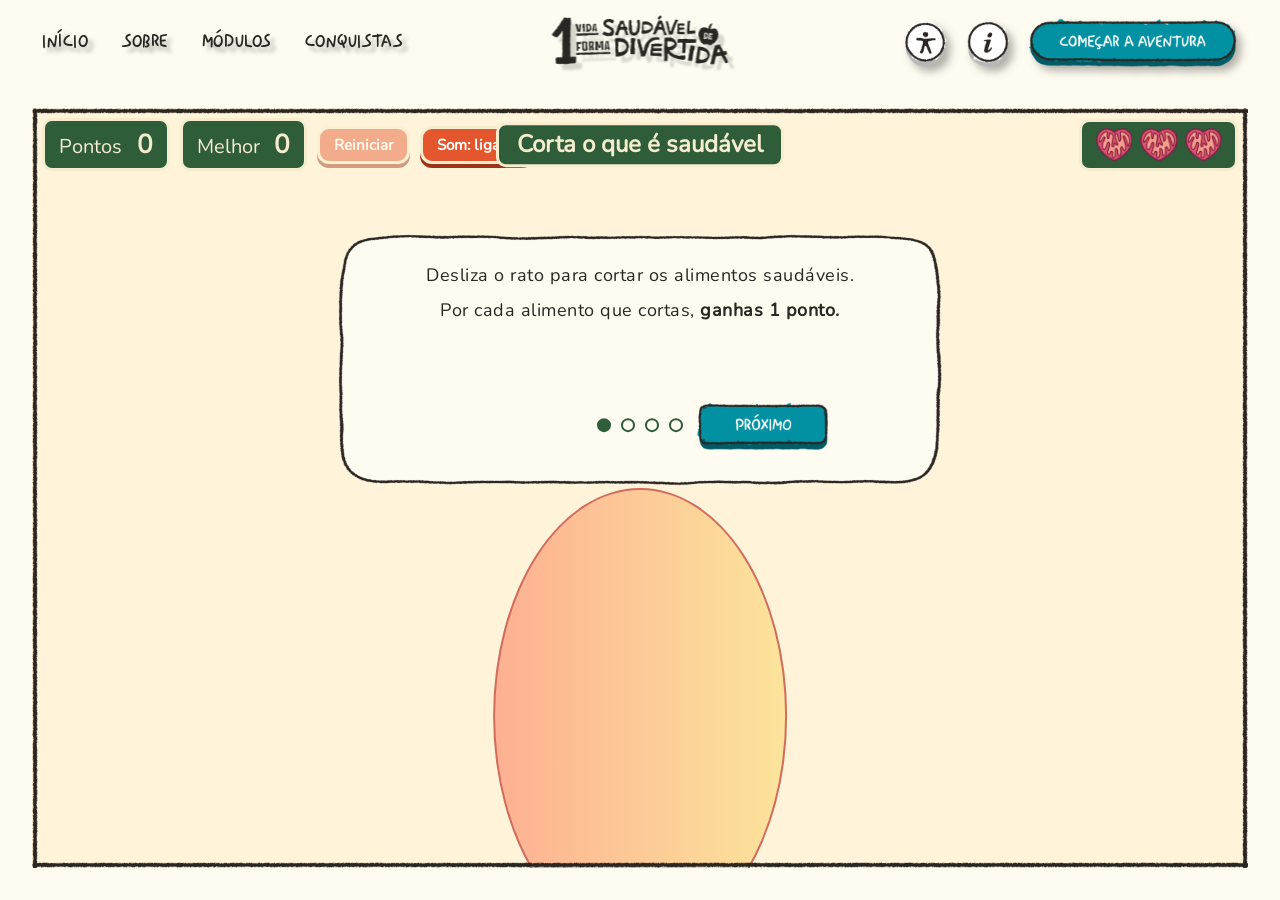
<file: modulo1.html>
<!DOCTYPE html>
<html lang="pt-PT">

<head>
  <meta charset="UTF-8">
  <meta name="viewport" content="width=device-width, initial-scale=1.0">
  <title>Alimentação – Corta o que é saudável</title>

  <!-- Mesmos estilos base / navbar do index.html -->
  <link rel="stylesheet" href="css/base.css">
  <link rel="stylesheet" href="css/layout.css">
  <link rel="stylesheet" href="css/header.css">
  <link rel="stylesheet" href="css/buttons.css">
  <link rel="stylesheet" href="css/footer.css">
  <link rel="stylesheet" href="css/responsive.css">
  <!-- Logo fixo (estado final do título do index.html) -->
  <link rel="stylesheet" href="css/title-image.css">
  <link rel="stylesheet" href="css/title-image-static.css">

  <!-- Moldura, contorno, HUD, painéis e botões (jb-*) partilhados com o outro mini-jogo -->
  <link rel="stylesheet" href="css/jogo-banco.css">
  <!-- Estilos próprios deste jogo (jf-*) -->
  <link rel="stylesheet" href="css/jogo-fruta.css">
</head>

<body>

  <!-- LOGO — mesmo elemento do index.html, já fixo no estado final -->
  <div class="site-title-image site-title-image--static">
    <img src="pics/titleHero.png" alt="" class="site-title-image__base" aria-hidden="true">
    <img src="pics/logoNegativo.png" alt="1 vida saudável de forma divertida" class="site-title-image__logo">
  </div>

  <!-- NAVBAR — igual à do index.html (apenas o item ativo e os links mudam) -->
  <header class="site-header" id="siteHeader">
    <div class="site-header__inner">
      <nav class="site-nav" aria-label="Navegação principal">
        <a href="index.html">Inîcio</a>
        <a href="index.html#sobre">Sobre</a>
        <a href="index.html#modulos">Môdulos</a>
        <a href="index.html#conquistas">Conquistas</a>
      </nav>
      <div class="site-header__actions">
        <a href="#" class="btn btn--image">
          <img src="pics/btnAcessibilidade.png" alt="Acessibilidade">
        </a>
        <a href="#" class="btn btn--image">
          <img src="pics/btnInfo.png" alt="Info">
        </a>
        <a href="#jogo" class="btn btn--image btn--comecar">
          <img src="pics/btnComecarNav.png" alt="Começar a aventura">
        </a>
      </div>
    </div>
  </header>

  <!-- MINI-JOGO: Alimentação -->
  <main class="jb-page" id="jogo">
    <div class="jb-wrap">
      <div class="jb-frame">
        <!-- data-screen: "start" | "playing" | "end" controla que painel está visível -->
        <div id="stage" class="jb-stage" data-screen="start" data-scene="tutorial">

          <div class="jf-bg" aria-hidden="true"></div>

          <!-- Fundo do tutorial: creme (atrás do balão) -->
          <div class="jf-intro" aria-hidden="true"></div>

          <!-- Portal (elipse): num plano à frente do balão do tutorial. Ao carregar em "Começar" expande-se até deixar de se ver.
               A mitocôndria que está lá dentro vê-se enquanto o portal cresce, cortada pela elipse. -->
          <div class="jf-portal" aria-hidden="true">
            <div class="jf-ellipse"><img class="jf-mito jf-mito--portal" src="pics/jogo-fruta/mitocondria.png" alt="" draggable="false"></div>
          </div>

          <!-- Mitocôndria (pics/jogo-fruta/mitocondria.png), a 30% do topo. Está em DOIS sítios, na mesma posição:
               1) dentro da elipse do portal (ver acima): vê-se enquanto o portal cresce, cortada pela elipse;
               2) aqui, por baixo do portal: aparece quando o portal desvanece e fica durante o jogo. -->
          <img id="jf-mito" class="jf-mito" src="pics/jogo-fruta/mitocondria.png" alt="" aria-hidden="true" draggable="false">
          <!-- Libertação de energia (anel + faíscas), desenhada pelo JavaScript quando se corta um alimento saudável -->
          <div id="jf-energy" class="jf-energy" aria-hidden="true"></div>

          <!-- Onde o JavaScript desenha os alimentos, o rasto da lâmina, etc. -->
          <canvas id="jf-canvas" class="jf-canvas" aria-label="Zona de jogo: desliza para cortar os alimentos"></canvas>
          <div id="flash" class="jf-flash" aria-hidden="true"></div>

          <!-- INTERFACE -->
          <div class="jb-hud">
            <div id="score-box" class="jb-sign">Pontos <strong id="score">0</strong></div>
            <div class="jb-sign">Melhor <strong id="best">0</strong></div>
            <button id="restart-btn" class="jb-btn jb-btn-small" type="button" disabled>Reiniciar</button>
            <button id="sound-btn" class="jb-btn jb-btn-small" type="button" aria-pressed="true">Som: ligado</button>
            <!-- Título: sempre visível, na barra de cima (mesma posição do jogo do banco) -->
            <h1 class="jb-tut-title"><span class="jf-title-text">Corta o que é saudável</span></h1>
            <div id="lives" class="jb-sign jf-lives" aria-label="Vidas"></div>
          </div>

          <!-- TUTORIAL: um slide de cada vez (a lógica está em jogo-fruta.js) -->
          <div id="start-panel" class="jb-tut-wrap">
            <section class="jb-tut-card" aria-label="Como jogar">
              <div id="tut-slides" class="jb-slides" aria-live="polite">
                <article class="jb-slide is-active">
                  <p>Desliza o rato para cortar os alimentos saudáveis.</p>
                  <p>Por cada alimento que cortas, <strong>ganhas 1 ponto.</strong></p>
                </article>
                <article class="jb-slide">
                  <p>Se deixares cair algum alimento saudável sem o cortares, <strong>perdes 1 ponto.</strong></p>
                </article>
                <article class="jb-slide">
                  <p><strong>Atenção!</strong></p>
                  <p>Se cortares comida menos saudável, como o hambúrguer, <strong>perdes 1 vida.</strong> Tens 3 vidas: acabando as vidas, o jogo termina.</p>
                </article>
                <article class="jb-slide">
                  <p>Corta o máximo de alimentos saudáveis e foge da comida pouco saudável. <strong>Estás preparado?</strong></p>
                </article>
              </div>

              <!-- Navegação: Anterior | pontos | Próximo (no último slide, "Começar" ocupa o lugar do Próximo) -->
              <div class="jb-tut-nav">
                <button id="tut-prev" class="jb-img-btn" type="button" aria-label="Slide anterior">
                  <img src="pics/jogo-banco/btnAnterior.png" alt="Anterior">
                </button>
                <div id="tut-dots" class="jb-dots" role="group" aria-label="Slides do tutorial"></div>
                <button id="tut-next" class="jb-img-btn" type="button" aria-label="Slide seguinte">
                  <img src="pics/jogo-banco/btnProximo.png" alt="Próximo">
                </button>
                <button id="start-btn" class="jb-img-btn" type="button" aria-label="Começar" hidden>
                  <img src="pics/jogo-banco/btnComecarGame.png" alt="Começar">
                </button>
              </div>
            </section>
          </div>

          <!-- FIM DE JOGO: mesmo balão do tutorial -->
          <div id="end-panel" class="jb-tut-wrap">
            <section class="jb-tut-card" aria-labelledby="end-quip">
              <div class="jb-end">
                <p class="jb-final"><span id="end-quip"></span> Cortaste <strong><span id="end-score">0</span> <span id="end-score-unit">alimentos saudáveis</span>!</strong></p>
                <p>A tua melhor pontuação foi <strong><span id="end-best">0</span> <span id="end-best-unit">pontos</span>.</strong><br><span id="end-note"></span></p>
              </div>
              <div class="jb-end-nav">
                <button id="again-btn" class="jb-img-btn" type="button" aria-label="Jogar outra vez">
                  <img src="pics/jogo-banco/btnJogar.png" alt="Jogar outra vez">
                </button>
              </div>
            </section>
          </div>
        </div>
        <!-- Contorno (pics/jogo-banco/stroke.png) -->
        <span class="jb-edge jb-edge-t"></span><span class="jb-edge jb-edge-b"></span>
        <span class="jb-edge jb-edge-l"><i></i></span><span class="jb-edge jb-edge-r"><i></i></span>
      </div><!-- /jb-frame -->
    </div>
  </main>

  <script src="js/jogo-fruta.js"></script>
</body>

</html>
</file>
<file: css/base.css>
@font-face {
  font-family: "HeadingFont";
  src: url("../fonts/Ugly-Dave.ttf") format("truetype");
  font-weight: 700;
  font-style: normal;
  font-display: swap;
}

@font-face {
  font-family: 'Nunito';
  src: url('../fonts/Nunito-Regular.ttf') format('truetype');
  font-weight: 400;
  font-style: normal;
}

@font-face {
  font-family: 'Superbusy';
  src: url('../fonts/Superbusy_Activity_Text.ttf') format('truetype');
  font-weight: 400;
  font-style: normal;
  font-display: swap;
}

/* ===========================================================
   TOKENS
=========================================================== */
:root {
  --cream: #f4efe1;
  --cyan: #1d9aaf;
  --cyan-dark: #178da4;
  --green-dark: #2F4230;
  --green: #77a66a;
  --green-light: #b2d99a;
  --bg-width: 0px;
  --black: #2a2623;

  --shadow-strong: 0 14px 30px rgba(31, 58, 61, 0.22);

  --font-hand: "HeadingFont", "Patrick Hand", cursive;
  --font-body: 'Nunito', sans-serif;

  /* Orbit tuning — adjust these two to change the running
     character's path around the globe. Radius scales with
     viewport height so it stays proportional on any screen. */

  --orbit-radius: calc(3500 / 730 * 100vh);

  --m-obesidade: #d8eccb;
  /* reuses the brand cyan */
  --m-alimentacao: #39352d;
  --m-atividade: #f5e6c8;
  --m-bemestar: #ebf5f7;

  /* One dot color per module, kept separate from the --m-* accents
     above so the list-bullet color can be tuned per module without
     touching the title/text color. Change these four to whatever you
     want each module's dots to be. */
  --dot-obesidade: #006044;
  --dot-alimentacao: #a8882e;
  --dot-atividade: #701825;
  --dot-bemestar: #343a5a;

  --header-h: 85px;
  --title-scale: 1;
  --title-top: 80;
  --title-logo-opacity: 0;
}
</file>
<file: css/layout.css>
/* ===========================================================
   SWIPE PANELS
   Turns the six homepage sections into full-screen panels driven
   by GSAP's ScrollTrigger.observe() instead of normal page scroll
   — see js/swipe-panels.js. Adapted from the swipe-panels.html
   reference: every transition here moves on the Y axis only (no
   horizontal pairs), to match the vertical-only navigation used
   everywhere else on the site.

   overflow-y: auto is a placeholder safety net, not a real fix —
   a panel taller than the viewport is technically reachable by
   scrolling inside it, but the page-level wheel listener that
   swipes between panels intercepts the same wheel events first,
   so in practice that inner scroll doesn't get a chance to run.
   Módulos and Família (+ footer) are the two panels this affects.
=========================================================== */
.swipe-section {
  position: relative;
  height: 100vh;
  height: 100svh;
  width: 100%;
  overflow: visible;
}

.swipe-section .section {
  position: absolute;
  top: 0;
  left: 0;
  width: 100%;
  height: 100%;
  overflow-y: auto;
  scrollbar-width: none;
  -ms-overflow-style: none;
}

.swipe-section .section::-webkit-scrollbar {
  display: none;
}

/* ===========================================================
   RESET / BASE
=========================================================== */
* {
  margin: 0;
  padding: 0;
  box-sizing: border-box;
}


/* turn.js computes each page's position/transform assuming the
   browser default (content-box). The global reset above breaks
   that math and makes pages vanish mid-flip, so the book and
   everything turn.js creates inside it opts back out. */
.sj-book,
.sj-book * {
  box-sizing: content-box;
}

html,
body {
  height: 100%;
}

strong {
  font-weight: 600;
}

/* Scroll stays fully functional — only the visible scrollbar UI is
   hidden, across engines (Firefox, IE/old Edge, WebKit/Chromium). */
html {
  scrollbar-width: none;
  -ms-overflow-style: none;
}

html::-webkit-scrollbar,
body::-webkit-scrollbar {
  display: none;
}

html {
  scroll-behavior: smooth;
  scroll-padding-top: var(--header-h);
}

@media (prefers-reduced-motion: reduce) {
  html {
    scroll-behavior: auto;
  }
}

body {
  font-family: var(--font-body);
  background: var(--cream);
  color: var(--black);
  position: relative;
  width: 100vw;
  min-height: 100vh;
}

@media (prefers-reduced-motion: reduce) {

  *,
  *::before,
  *::after {
    animation-duration: 0.001ms !important;
    animation-iteration-count: 1 !important;
    transition-duration: 0.001ms !important;
  }
}

/* ===========================================================
   HOMEPAGE
=========================================================== */

#homepage {
  overflow-x: clip;
}


.section__inner {
  margin: 0 auto;
  width: 100%;
  min-width: 0;
}

.eyebrow {
  font-family: var(--font-hand);
  font-weight: 700;
  font-size: clamp(12px, 1.4vw, 24px);
  letter-spacing: 0.5px;
  line-height: 1.1;
  text-transform: uppercase;
  color: var(--black);
  margin-bottom: 15px;
}

.section__title {
  font-family: var(--font-hand);
  font-weight: 700;
  font-size: clamp(30px, 5vw, 52px);
  line-height: 1.1;
  text-align: center;
  text-transform: uppercase;
  letter-spacing: 0.5px;
  margin-bottom: 20px;
}

.familia__content .section__title{
  text-align:left;
}

.section__lead {
  font-family: var(--font-body);
  font-weight: 400;
  font-size: clamp(16px, 1.8vw, 20px);
  line-height: 1.4;
  color: var(--green);
  max-width: 62ch;
  margin-bottom: 30px;

}

.section__note {
  font-family: var(--font-body);
  font-weight: 400;
  font-size: 14px;
  color: var(--cyan-dark);
  margin-top: 28px;
}

/* -- shared section shell -- */
.section {
  min-height: 100vh;
  min-height: 100svh;
  display: flex;
  align-items: flex-start;
  position: relative;
}

.section--statement {
  align-items: center;
}

.section--sobre .section__title,
.section--modulos .section__title,
.section--conquistas .section__title {
  color: var(--green);
}

/* PERF: panels only get their own compositor layer while they are moving
   (classes toggled by markMoving() in js/swipe/panels.js). Keeping all six
   full-screen panels + their filtered backgrounds promoted at all times would
   cost a lot of GPU memory; promoting them just for the 0.75s swipe avoids
   re-rasterising them on every frame of the slide / filter crossfade. */
.swipe-section .section.is-animating {
  will-change: transform;
}

.swipe-section .section.is-animating .section__bg::before {
  will-change: filter;
}
</file>
<file: css/header.css>
/* -- header -- */
.site-header {
  position: fixed;
  top: 0;
  left: 0;
  right: 0;
  height: var(--header-h);
  z-index: 20;


  border-bottom: 2.5px solid transparent;
  /* transform: same duration/curve as the panel swipe in swipe-panels.js
     (0.75s power2.inOut), so the header leaves/returns in step with it. */
  transition: border-color 0.3s ease, box-shadow 0.3s ease,
    transform 0.75s cubic-bezier(0.455, 0.03, 0.515, 0.955),
    visibility 0s linear 0s;
}

/* Hidden while the Famílias panel is showing (toggled by swipe-panels.js).
   --hide-y (px) is set by swipe-panels.js: it's the distance needed to
   clear both the header and the title image, shared by the two so they
   travel identically. visibility flips only after the
   slide finishes, so the links leave the tab order without cutting the
   animation short; on the way back it flips instantly (delay 0s above). */
.site-header.is-hidden {
  transform: translateY(calc(-1 * var(--hide-y, 109px)));
  visibility: hidden;
  transition: border-color 0.3s ease, box-shadow 0.3s ease,
    transform 0.75s cubic-bezier(0.455, 0.03, 0.515, 0.955),
    visibility 0s linear 0.75s;
}

.site-header.is-scrolled {
  border-bottom-color: var(--black);
  box-shadow: 0 6px 18px rgba(31, 58, 61, 0.12);
}

.site-header__inner {
  height: 100%;
}

/* Footer row uses the exact same flex layout as the header's inner
   row: logo left, nav, buttons right. */
.site-header__inner,
.site-footer__row {
  margin: 0 auto;
  display: flex;
  align-items: center;
  justify-content: space-between;
  padding: 0px 40px 0px 40px;
  gap: 24px;
}

.site-header__actions,
.site-footer__actions {
  display: flex;
  align-items: center;
  justify-content: flex-end;
  gap: 14px;
}

/* Same drop shadow as the title image and nav links, scoped to the
   header's own buttons (not .btn generally — the hero/familia CTAs
   keep their plain look). Alpha bumped up from the title image's
   #00000027 (~15%) since these buttons sit against the header, where
   that low an opacity was basically invisible. */
.site-header__actions .btn img,
.site-footer__actions .btn img {
  filter: drop-shadow(#0000004f 5px 5px 4px);
  transition: filter 0.25s ease;
}

.site-header__actions .btn:hover img,
.site-footer__actions .btn:hover img {
  filter: drop-shadow(#0000004f 5px 5px 4px) brightness(1.15) saturate(1.06);
}

.logo {
  display: inline-flex;
  align-items: center;
  white-space: nowrap;
}

.logo img {
  height: 36px;
  width: auto;
  display: block;
}

.site-nav,
.site-footer__nav {
  display: flex;
  gap: clamp(14px, 2.4vw, 30px);
  flex-wrap: wrap;
  justify-content: flex-start;
}

.site-nav a,
.site-footer__nav a,
.site-footer__tagline {
  font-family: 'Superbusy', var(--font-body);
  font-weight: 400;
  font-size: 18px;
  text-transform: uppercase;
  letter-spacing: 0.03em;
  color: #ffffff;
  text-decoration: none;
  position: relative;
  padding: 4px 2px;
  /* Same drop shadow as the persistent title image (.site-title-image
     img), scoped here to the nav links/buttons only. Alpha bumped up
     from the title image's #00000027 (~15%) — against the header
     that was basically invisible. */
  text-shadow: 5px 5px 4px rgba(0, 0, 0, 0.3);
}

/* Footer plain-text lines share the nav typography above but aren't links. */
.site-footer__copy,
.site-footer__tagline {
  padding: 0;
}

.site-nav a::after,
.site-footer__nav a::after {
  content: "";
  position: absolute;
  left: 0;
  right: 100%;
  bottom: -2px;
  height: 3px;
  border-radius: 2px;
  background: var(--cyan);
  transition: right 0.25s ease;
  /* Same shadow as the nav link text above it (.site-nav a text-shadow) — ::after has no text, so box-shadow stands in. */
  box-shadow: 5px 5px 4px rgba(0, 0, 0, 0.3);
}

.site-nav a:hover::after,
.site-nav a.is-active::after,
.site-footer__nav a:hover::after {
  right: 0;
}

.site-nav a.is-active {
  color: var(--cyan);
}


.section:not(.section--hero):not(.section--statement) {
  padding: 85px 60px 0px 60px;
}

@media (max-width: 900px) {
  .section:not(.section--hero):not(.section--statement) {
    padding: 75px 32px 48px;
  }
}

@media (max-width: 640px) {
  .section:not(.section--hero):not(.section--statement) {
    padding: 65px 20px 40px;
  }
}
</file>
<file: css/buttons.css>
/* -- buttons -- */
.btn {
  font-family: var(--font-hand);
  font-size: clamp(17px, 2vw, 20px);
  text-transform: uppercase;
  letter-spacing: 0.5px;
  text-decoration: none;
  display: inline-flex;
  align-items: center;
  justify-content: center;
  padding: 14px 34px;
  border-radius: 999px;
  border: 3px solid var(--black);
  transition: transform 0.2s ease, box-shadow 0.2s ease;
}

.btn:hover {
  transform: translateY(-5px);
}

.btn:focus-visible {
  outline: 3px solid var(--cyan-dark);
  outline-offset: 3px;
}

.btn--primary {
  background: var(--cyan);
  color: var(--cream);
}

.btn--ghost {
  background: transparent;
  color: var(--black);
  border-color: var(--black);
}

.btn--small {
  font-size: 14px;
  padding: 8px 20px;
  border-width: 2px;
}

/* Image buttons (Entrar, Registar, Começar a aventura): the image itself
   is the whole button, so the pill background/border/padding from .btn
   is stripped here and only sizing + the shared hover lift stay. Swap
   the placeholder file names below for the real assets when ready. */
.btn--image {
  padding: 0;
  border: none;
  background: none;
  border-radius: 0;
}

.btn--image img {
  display: block;
  height: 50px;
  width: auto;
}

.site-header__actions .btn--image,
.site-footer__actions .btn--image {
  box-shadow: none;
}

.hero__actions .btn--image img {
  height: 65px;
   transition: transform 0.25s ease, filter 0.25s ease, opacity 0.2s ease;
  filter: drop-shadow(#00000027 15px 10px 4px);
}

.hero__actions .btn--image:hover img{
  filter: drop-shadow(#00000027 15px 10px 4px) brightness(1.15) saturate(1.06)
}
</file>
<file: css/footer.css>
/* -- footer -- */
.site-footer {
  color: var(--cream);
  padding: 48px 0 28px;
}

.site-footer__inner {
  margin: 0 auto;
  text-align: center;
  display: flex;
  flex-direction: column;
  align-items: center;
  gap: 16px;
}

/* Layout comes from the shared rule with .site-header__inner above;
   only the width is footer-specific (its parent is a centred column,
   so without this the row would shrink to its content). */
.site-footer__row {
  width: 100%;
}

.logo--footer {
  color: var(--cream);
}

.logo--footer img {
  height: 48px;
  width: auto;
  /* Same shadow as the nav text (drop-shadow follows the PNG outline). */
  filter: drop-shadow(5px 5px 4px rgba(0, 0, 0, 0.3));
}

.logo--footer span {
  color: var(--cyan);
}

/* Three <p> in one row, evenly spaced. Font, size, colour and shadow all
   come from the shared .site-footer__copy rule above (the <p>s inherit
   them, so they can never drift apart, including in the mobile query). */
.site-footer__copy {
  font-family: 'Superbusy', var(--font-body);
  font-weight: 400;
  font-size: 14px;
  text-transform: uppercase;
  letter-spacing: 0.03em;
  color: #ffffff;
  padding: 0 40px;
  text-shadow: 5px 5px 4px rgba(0, 0, 0, 0.3);
  width: 100%;
  display: flex;
  justify-content: space-between;
  align-items: center;
  gap: 16px;
}

.site-footer__copy p {
  margin: 0;
  font: inherit;
  letter-spacing: inherit;
  text-transform: inherit;
  text-shadow: inherit;
  color: inherit;
}

@media (max-width: 640px) {
  .site-footer__copy {
    flex-direction: column;
    gap: 6px;
  }
}
</file>
<file: css/responsive.css>
/* -- homepage responsive -- */
@media (max-width: 900px) {
  .module-trail {
    flex-wrap: wrap;
    margin: 40px 24px 0;
    gap: 28px;
  }

  .module-trail>.flip-nav--prev {
    left: calc(-34px - 24px);
  }

  .module-trail>.flip-nav--next {
    right: calc(-34px - 24px);
  }

  .module-card {
    flex-basis: calc(50% - 14px);
  }

  .module-trail::before {
    display: none;
  }

  /* Expanded state stacks instead of sitting side-by-side once the
     viewport's too narrow for a left card + right text column. */
  .section--modulos.is-modules-expanded .module-trail {
    flex-direction: column;
    flex-wrap: nowrap;
  }

  .section--modulos.is-modules-expanded .module-card.is-expanded {
    flex-basis: auto;
    width: 100%;
    height: min(55vh, var(--modulos-expanded-height, 420px));
  }

  .section--modulos.is-modules-expanded .module-detail {
    flex-basis: auto;
    width: 100%;
    height: auto;
    padding: 4px 4px;
  }

  .bubble-grid {
    grid-template-columns: 1fr;
  }

  .hero__globe {
    opacity: 0.35;
  }

  .section--modulos .section__intro,
  .section--conquistas .section__intro {
    grid-template-columns: 1fr;
    gap: 20px;
  }

  .section--modulos .section__title,
  .section--conquistas .section__title {
    text-align: center;
  }

  .site-header__inner,
  .site-footer__row {
    padding: 0 20px;
  }
}

@media (max-width: 640px) {
  .site-nav,
  .site-footer__nav {
    gap: 12px;
  }

  .site-nav a,
  .site-footer__nav a,
  .site-footer__tagline {
    font-size: 13px;
  }

  .module-trail {
    margin: 32px 16px 0;
  }

  .module-trail>.flip-nav--prev {
    left: calc(-34px - 16px);
  }

  .module-trail>.flip-nav--next {
    right: calc(-34px - 16px);
  }

  .module-card {
    flex-basis: 100%;
  }

  .hero__content {
    margin-top: clamp(110px, 32vh, 180px);
  }

  .hero__inner {
    text-align: center;
    margin: 0 auto;
  }

  .hero__actions {
    justify-content: center;
  }

  .hero__lead {
    margin-left: auto;
    margin-right: auto;
  }

  .badge-row {
    gap: 16px;
  }

  .badge {
    flex: 1 1 140px;
    padding: 20px 14px;
  }
}
</file>
<file: css/title-image.css>
/* ===========================================================
   PERSISTENT TITLE IMAGE
   Sits outside .swipe-section entirely (see index.html) so the
   per-panel swipe animation — which animates opacity/transform on
   each .section — never touches it. Fixed to the viewport and
   layered above the header and every section, it stays visible
   the same way across all six panels.
=========================================================== */
.site-title-image {
  position: fixed;
  top: 0;
  left: 50%;
  /* Both the slide-up and the scale-down now live in one `transform`
     (translate + scale) instead of animating `top`. `top` is a layout
     property — the browser has to reflow on every step of the swipe
     to recompute it. `transform` is compositor-only, so the browser
     can animate it on its own thread with no reflow/repaint, which is
     what actually matters for lag here since this fires on every
     IntersectionObserver step while swiping.
     --title-top is a unitless px number kept in sync with --title-scale
     by initTitleImageScale() in script.js: 80 (== --header-h) at full
     size, sliding to 20 by the time it's locked at MIN_SCALE. */
  transform: translate(-50%, calc(var(--title-top, 80) * 1px)) scale(var(--title-scale, 1));
  transform-origin: top center;
  z-index: 25;
  pointer-events: none;
  padding-top: 0;
  /* Hints the browser to promote this to its own compositor layer
     up front, rather than doing it the first time it starts moving. */
  will-change: transform;
  /* Hidden until the homepage is revealed (entrance below). */
  opacity: 0;
  /* Individual `translate` property, stacked on top of the `transform`
     above (which the swipe drives through --title-top/--title-scale).
     Keeping the hide movement separate lets it use its own, slower
     transition without touching the 0.15s one on `transform`. */
  transition: transform 0.15s ease-out,
    translate 0.75s cubic-bezier(0.455, 0.03, 0.515, 0.955);
}

/* Slides up out of view together with the header while the Famílias
   panel is showing (toggled by swipe-panels.js). Same duration, same
   curve and — via the shared --hide-y — the exact same distance as
   .site-header.is-hidden, so the two move as one. */
.site-title-image.is-hidden {
  translate: 0 calc(-1 * var(--hide-y, 109px));
}

/* Posto por title-image.js só ao chegar de uma página de módulo (index.html#modulos): sem transições, para o logo
   já aparecer na escala/posição/opacidade finais em vez de as animar a partir do estado do hero. */
.site-title-image.is-instant,
.site-title-image.is-instant * {
  transition: none !important;
}

/* Entrance after loading — same fade and same scale-down, with the same
   timing and curve, as .hero__ground (see heroGroundFade/heroGroundRise).
   The fade goes on the wrapper (its own opacity is unused elsewhere);
   the scale goes on the images through the individual `scale` property,
   so it never touches the wrapper's `transform` (driven by
   --title-top/--title-scale in script.js) or its `translate`. Keep the
   durations/delays in sync with .hero__ground. */
#homepage.is-visible:not(.entrance-done) .site-title-image {
  animation: heroGroundFade 1s ease-out .25s both;
}

#homepage.is-visible:not(.entrance-done) .site-title-image img {
  transform-origin: top center;
  animation: titleImageScaleIn 1.8s cubic-bezier(.33, .1, .25, 1) .25s both;
}

@keyframes titleImageScaleIn {
  from { scale: 1.4; }
  to   { scale: 1; }
}

@media (prefers-reduced-motion: reduce) {
  .site-title-image,
  #homepage.is-visible:not(.entrance-done) .site-title-image {
    opacity: 1;
    animation: none;
  }

  #homepage.is-visible:not(.entrance-done) .site-title-image img {
    animation: none;
  }
}

.site-title-image img {
  display: block;
  height: auto;
  /* Offset grows from 10px to 20px (blur stays 4px) as the title
     locks into its small, top-pinned state — same --title-shadow-offset
     var driven by initTitleImageScale() in script.js as --title-scale
     and --title-top, so it tracks the same swipe progress. */
  filter: drop-shadow(#00000027 calc(var(--title-shadow-offset, 10) * 1px) calc(var(--title-shadow-offset, 10) * 1px) 4px);
  transition: filter 0.15s ease-out;
}

/* Base title image (titleHero.png): fades out as the title image
   locks into its small, top-pinned state (see --title-base-opacity,
   driven by initTitleImageScale() in script.js), while the logo
   fades in over it via --title-logo-opacity above. --title-base-visible
   switches to "hidden" (pulling it out of hit-testing/paint) once it's
   fully faded, but back to "visible" instantly the moment progress
   reverses — see the asymmetric delay in initTitleImageScale(), which
   only delays the hide, never the show. */
.site-title-image__base {
  opacity: var(--title-base-opacity, 1);
  visibility: var(--title-base-visible, visible);
  transition: opacity 0.15s ease-out;
}

/* Logo: layered directly over the title image inside the same fixed,
   scaling wrapper, so it automatically shares .site-title-image's
   position/scale/top effects. It only adds its own opacity fade,
   driven by the same swipe progress as --title-scale/--title-top (see
   initTitleImageScale() in script.js): invisible on the hero, fading
   in to fully visible by the time Frase is reached, and staying
   visible from then on. object-fit: contain lets it overlay the base
   image's exact footprint even though the two source images have
   different aspect ratios. */
.site-title-image__logo {
  position: absolute;
  inset: 0;
  width: 100%;
  height: 100%;
  object-fit: contain;
  opacity: var(--title-logo-opacity, 0);
  transition: opacity 0.15s ease-out;
}
</file>
<file: css/title-image-static.css>
/* ===========================================================
   LOGO FIXO NAS PÁGINAS DE MÓDULO
   Reproduz o estado final do .site-title-image do index.html
   (escala 0.2, top 15px, logo visível, título base escondido),
   sem o JS do swipe. Carregar DEPOIS de title-image.css.
   O título base fica no HTML só para o wrapper ter a mesma
   área que no index (o logo usa object-fit: contain sobre ela).
=========================================================== */
.site-title-image--static {
  --title-top: 15;
  --title-scale: 0.2;
  --title-shadow-offset: 30;
  --title-logo-opacity: 1;
  --title-base-opacity: 0;
  --title-base-visible: hidden;
  /* title-image.css deixa o wrapper a opacity 0 até a homepage ser revelada */
  opacity: 1;
}
</file>
<file: css/jogo-banco.css>
/* Esta página tem fundo branco (sem o background.png do resto do site) */
html,
body {
  background: #fefcf1;
}

/* Jogo "Apanha-os antes de se sentarem" — todas as classes têm o prefixo jb-
   para não colidirem com o CSS do resto do site. */
.jb-page {
  --ink: #26323a;
  --cream: #f6edcf;
  --sign: #2f5d3a;
  --accent: #e4572e;
  --wood: #8a5a2b;
  --wood-dark: #5e3b1b;
  --jb-stroke: #f6edcf;
  /* cor do contorno da secção */
  --jb-stroke-width: 6px;
  /* espessura do contorno (stroke.png tem 6px) */
  --jb-sky-speed: 140s;
  /* velocidade do céu (menor = mais rápido) */
  --jb-header-offset: clamp(84px, 12vh, 120px);
  /* espaço reservado para a navbar */
  --jb-gutter: clamp(12px, 2.5vw, 32px);
  /* margem lateral/inferior */
  --jb-unit: calc(100cqw / 1863);
  /* 1px da floorGame.png à escala do cenário */
  --jb-scene-scale: 0.8;
  /* TAMANHO GERAL do banco + pessoas + bola (1 = como antes). Baixa para tudo ficar mais pequeno,
     mantendo as proporções entre eles. O chão e o céu não mudam. */
  --jb-bench-scale: 1.12;
  /* tamanho do BANCO apenas (1 = como antes). As pessoas sentadas acompanham, porque se posicionam pelo assento. */
  --jb-char-scale: 1.1;
  /* ESCALA ÚNICA das personagens (andar + sentadas) face ao banco. 1 = tamanho original dos PNG/GIF
     à mesma escala do bench.png (654x305). 1.1 reproduz a imagem de referência: pessoa sentada com a
     cabeça ~1/2 da altura do espaldar acima dele e os pés a chegar ao chão. Ajusta só este valor. */
  --ph: calc(var(--jb-unit) * 611 * var(--jb-char-scale) * var(--jb-scene-scale));
  /* altura da caixa da pessoa = altura dos GIFs (611px) x escala. Sem clamp(), para que as pessoas
     e o banco (que também não tem limites) mantenham sempre a mesma proporção em qualquer ecrã */
  position: relative;
  z-index: 1;
  width: 100%;
  height: 100vh;
  height: 100svh;
  /* secção com a altura do ecrã, como as do index */
  padding: var(--jb-header-offset) var(--jb-gutter) var(--jb-gutter);
  color: var(--ink);
  font-family: inherit;
}

.jb-page *,
.jb-page *::before,
.jb-page *::after {
  box-sizing: border-box;
}

.jb-page {
  box-sizing: border-box;
}

/* Caixa com o tamanho final da secção. Serve de referência (cq units) para o
   conteúdo do jogo, que por isso nunca muda de tamanho durante a animação. */
.jb-wrap {
  position: relative;
  width: 100%;
  height: 100%;
  container-type: size;
}

/* Moldura com o contorno: é a única coisa que cresce (do centro até ao tamanho final) */
.jb-frame {
  --jb-grow-time: 1.1s;
  position: absolute;
  left: 50%;
  top: 50%;
  width: 100%;
  height: 100%;
  transform: translate(-50%, -50%);
  overflow: hidden;
  border: 0;
  border-radius: 0;
  animation: jb-grow var(--jb-grow-time) cubic-bezier(.2, .8, .2, 1) both;
}

@keyframes jb-grow {
  from {
    width: min(34%, 360px);
    height: min(30%, 220px);
    opacity: 0;
  }

  35% {
    opacity: 1;
  }

  to {
    width: 100%;
    height: 100%;
    opacity: 1;
  }
}


/* ===== Cenário ===== */
/* O cenário tem sempre o tamanho final (menos o contorno), centrado na moldura */
.jb-stage {
  font-family: inherit;
  position: absolute;
  left: 50%;
  top: 50%;
  transform: translate(-50%, -50%);
  width: 100cqw;
  height: 100cqh;
  min-height: 320px;
  overflow: hidden;
  container-type: size;
  --jb-ground-h: calc(var(--jb-unit) * 462);
  /* altura do chão = largura do cenário na proporção da imagem */
  user-select: none;
  -webkit-user-select: none;
  touch-action: manipulation;
}

.jb-scene,
.jb-people-layer {
  position: absolute;
  inset: 0;
}

.jb-people-layer {
  z-index: 10;
}

/* No tutorial e no fim de jogo o balão fica atrás destas camadas (que ocupam o cenário todo): não podem apanhar os cliques */
.jb-stage[data-screen="start"] .jb-people-layer,
.jb-stage[data-screen="end"] .jb-people-layer {
  pointer-events: none;
}

/* Céu + nuvens: backgroundGame.png em movimento contínuo.
   --jb-sky-tile é calculado em jogo-banco.js (largura de uma imagem à altura do céu),
   para o ciclo ser perfeito e a imagem não ficar deformada. */
.jb-sky {
  position: absolute;
  left: 0;
  right: 0;
  top: 0;
  bottom: 0;
  /* altura total da secção; o chão fica por cima */
  background: url("../pics/jogo-banco/backgroundGame.png") repeat-x 0 0 / auto 100%;
  animation: jb-sky-scroll var(--jb-sky-speed, 140s) linear infinite;
}

@keyframes jb-sky-scroll {
  to {
    background-position-x: calc(-1 * var(--jb-sky-tile, 1600px));
  }
}

/* Banco (a proporção fixa mantém-no coerente em qualquer ecrã) */
/* Chão: pics/jogo-banco/floorGame.png ocupa a LARGURA TOTAL do cenário (sem repetir nem deformar).
   A altura segue a proporção da imagem. As linhas da imagem estão a ~2% e ~63% da sua altura. */
.jb-ground {
  position: absolute;
  left: 0;
  right: 0;
  bottom: 0;
  height: var(--jb-ground-h);
  background: url("../pics/jogo-banco/floorGame.png") no-repeat center / 100% 100%;
}

/* Banco: pics/jogo-banco/bench.png (654x305). O #bench-seat é um marcador invisível sobre o assento
   da imagem: o JavaScript usa-o para saber a que altura as pessoas se sentam. */
.jb-bench {
  position: absolute;
  left: 50%;
  bottom: calc(var(--jb-ground-h) * .50);
  /* altura do banco acima da base do chão (fração da altura do chão). Sobe o valor para subir o banco
     e as pessoas sentadas (que seguem o #bench-seat); o caminho das personagens não muda. */
  width: calc(var(--jb-unit) * 654 * var(--jb-scene-scale) * var(--jb-bench-scale));
  /* 654px da imagem à escala do chão */
  aspect-ratio: 654 / 305;
  transform: translateX(-50%);
  background: url("../pics/jogo-banco/bench.png") no-repeat center / 100% 100%;
}

.jb-bench-seat {
  position: absolute;
  left: 0;
  right: 0;
  top: 57%;
  height: 14%;
}

/* ===== Interface ===== */
.jb-hud {
  position: absolute;
  z-index: 30;
  top: 10px;
  left: 10px;
  right: 10px;
  display: flex;
  gap: 10px;
  align-items: center;
}

.jb-sign {
  padding: 6px 14px;
  border-radius: 10px;
  background: var(--sign);
  color: var(--cream);
  border: 3px solid var(--cream);
  font-size: clamp(14px, 2.4vw, 20px);
}

.jb-sign strong {
  display: inline-block;
  min-width: 1.6ch;
  font-size: 1.3em;
  text-align: right;
}

/* Vidas: um X por vida; fica vermelho quando se perde */
.jb-lives {
  margin-left: auto;
  display: flex;
  gap: 8px;
  align-items: center;
}

/* Vida: pics/jogo-banco/lifeBall.png (80x71, bola de futebol em forma de coração) */
.jb-life {
  display: block;
  height: 1.7em;
  width: auto;
  user-select: none;
  -webkit-user-drag: none;
  transition: filter .3s ease-out, opacity .3s ease-out, scale .3s ease-out;
}

/* Vida perdida: fica cinzenta e esbatida */
.jb-life.is-lost {
  filter: grayscale(1);
  opacity: .3;
  scale: .85;
}

.jb-bump strong {
  animation: jb-bump .3s ease-out;
}

@keyframes jb-bump {
  40% {
    transform: scale(1.5);
    color: #ffe27a;
  }
}

.jb-btn {
  font: inherit;
  font-weight: 700;
  font-size: 1.15rem;
  padding: 12px 28px;
  border: 3px solid var(--cream);
  border-radius: 12px;
  background: var(--accent);
  color: #fff;
  cursor: pointer;
  box-shadow: 0 4px 0 #9c3417;
  transition: transform .1s, box-shadow .1s;
}

.jb-btn:hover {
  transform: translateY(-1px);
}

.jb-btn:active {
  transform: translateY(3px);
  box-shadow: 0 1px 0 #9c3417;
}

.jb-btn:focus-visible {
  outline: 3px solid #fff;
  outline-offset: 3px;
}

.jb-btn-small {
  font-size: .95rem;
  padding: 6px 14px;
}

.jb-btn:disabled {
  opacity: .45;
  cursor: default;
  pointer-events: none;
}

.jb-panel {
  position: absolute;
  z-index: 40;
  top: 50%;
  left: 50%;
  width: min(90%, 460px);
  padding: 26px 24px;
  text-align: center;
  border-radius: 16px;
  border: 4px solid var(--cream);
  background: var(--sign);
  color: var(--cream);
  opacity: 0;
  visibility: hidden;
  transform: translate(-50%, -46%) scale(.96);
  transition: opacity .35s, transform .35s, visibility .35s;
}

.jb-panel h1,
.jb-panel h2 {
  margin: 0 0 10px;
  font-size: clamp(22px, 4.4vw, 32px);
  line-height: 1.15;
}

.jb-panel p {
  margin: 0 0 20px;
  font-size: clamp(15px, 2.6vw, 18px);
  line-height: 1.45;
}

.jb-panel .jb-final strong {
  font-size: 2.2em;
  color: #ffe27a;
}

.jb-stage[data-screen="start"] #start-panel,
.jb-stage[data-screen="end"] #end-panel {
  opacity: 1;
  visibility: visible;
  transform: translate(-50%, -50%) scale(1);
}

/* ===== Personagens ===== */
.jb-person {
  position: absolute;
  left: 0;
  top: 0;
  width: calc(var(--ph) * var(--jb-hscale, 1) * var(--jb-aspect, .25));
  height: calc(var(--ph) * var(--jb-hscale, 1));   /* --jb-hscale: só a personagem que salta é mais baixa (ver CONFIG.JUMPER.heightScale) */
  cursor: pointer;
  will-change: transform;
  animation: jb-enter .3s ease-out;
}

.jb-person::after {
  content: "";
  position: absolute;
  inset: -10px;
}

/* área de clique maior */
.jb-person.jb-sitting,
.jb-person.jb-struck,
.jb-person.jb-caught,
.jb-person.jb-leaving {
  pointer-events: none;
  cursor: default;
}

.jb-person.jb-leaving {
  opacity: 0;
  transition: opacity .4s;
}

.jb-person .jb-flip {
  width: 100%;
  height: 100%;
}

.jb-person.jb-from-right .jb-flip {
  transform: scaleX(-1);
}

.jb-person .jb-sprite {
  width: 100%;
  height: 100%;
  transform-origin: 50% 100%;
}

.jb-person .jb-sprite>svg,
.jb-person .jb-sprite>img {
  width: 100%;
  height: 100%;
  display: block;
  overflow: visible;
}

.jb-person.jb-walking .jb-sprite {
  /* o corpo desce quando as duas pernas estão afastadas e sobe quando uma está na vertical: 2x por ciclo */
  animation: jb-gait-bob calc(var(--jb-cycle, 1.2s) / 2) ease-in-out infinite;
}

.jb-person.jb-sitting .jb-sprite {
  animation: jb-settle .45s ease-out forwards;
}

.jb-person.jb-caught .jb-sprite {
  animation: jb-pop .26s ease-in forwards;
}

.jb-char {
  position: relative;
  width: 100%;
  height: 100%;
}

.jb-char img {
  position: absolute;
  display: block;
  max-width: none;
  user-select: none;
  -webkit-user-drag: none;
}

@keyframes jb-gait-bob {

  0%,
  100% {
    transform: translateY(calc(var(--ph) * .04));
  }

  50% {
    transform: translateY(0);
  }
}

.jb-char .jb-sit {
  display: none;
}

/* imagem da pessoa sentada */
.jb-person:is(.jb-sitting, .jb-leaving) .jb-sit {
  display: block;
}

.jb-person:is(.jb-sitting, .jb-leaving) :is(.jb-jpose, .jb-wf, .jb-gif) {
  display: none;
}

@keyframes jb-enter {
  from {
    opacity: 0;
  }
}

@keyframes jb-settle {
  50% {
    transform: translateY(5px) scaleY(.9);
  }

  100% {
    transform: scaleY(1);
  }
}

@keyframes jb-pop {
  35% {
    transform: scale(1.25) rotate(-8deg);
  }

  100% {
    transform: scale(0) rotate(25deg);
    opacity: 0;
  }
}

.jb-plus-one {
  position: absolute;
  z-index: 20;
  translate: -50% 0;
  font-weight: 800;
  line-height: 1;
  white-space: nowrap;
  -webkit-text-stroke: 5px var(--ink);
  paint-order: stroke fill;
  stroke-linejoin: round;
  pointer-events: none;
  animation: jb-rise .9s linear forwards;
}

/* sobe 9% da altura do cenário e desvanece (1 - k²), como os textos do jogo da fruta */
@keyframes jb-rise {
  to {
    transform: translateY(-9cqh);
    opacity: 0;
  }
}

@media (prefers-reduced-motion: reduce) {
  .jb-frame {
    animation: none;
  }

  .jb-sky,
  .jb-person .jb-sprite,
  .jb-person .jb-jpose,
  .jb-person .jb-wf {
    animation: none !important;
  }
}

/* Contorno da secção: pics/jogo-banco/stroke.png nos 4 lados, em tamanho original e CORTADO à medida
   da secção (não é esticado). Os lados verticais são a mesma imagem rodada 90°.
   Fica por cima de tudo e não bloqueia cliques. */
.jb-edge {
  position: absolute;
  z-index: 60;
  pointer-events: none;
}

.jb-edge-t,
.jb-edge-b {
  left: 0;
  right: 0;
  height: var(--jb-stroke-width);
  background: url("../pics/jogo-banco/stroke.png") repeat-x left center / auto 100%;
}

.jb-edge-t {
  top: 0;
}

.jb-edge-b {
  bottom: 0;
}

.jb-edge-l,
.jb-edge-r {
  top: 0;
  bottom: 0;
  width: var(--jb-stroke-width);
  container-type: size;
}

.jb-edge-l {
  left: 0;
}

.jb-edge-r {
  right: 0;
}

.jb-edge i {
  position: absolute;
  left: 0;
  top: 0;
  width: 100cqh;
  height: 100cqw;
  background: url("../pics/jogo-banco/stroke.png") repeat-x left center / auto 100%;
  transform-origin: 0 0;
  transform: rotate(90deg) translateY(-100%);
}

/* Opções da navbar a preto (variável --black do site) */
.site-header .site-nav a {
  color: var(--black, #000);
}

/* Bola atirada quando se clica numa pessoa (ver throwBall em jogo-banco.js) */
.jb-ball {
  position: absolute;
  left: 0;
  top: 0;
  width: calc(var(--jb-unit) * 90 * var(--jb-scene-scale));
  height: auto;
  z-index: 5000;
  pointer-events: none;
  user-select: none;
  will-change: transform, opacity;
}

/* ===== Pessoa que salta e roda 180° a cada salto (caminho de cima) ===== */
.jb-char .jb-jpose {
  left: 0;
  top: 0;
  width: 100%;
  height: 100%;
}

/* Ciclo de 3.8s = 2 saltos, como uma bola a saltar (ver o esquema): a FORMA depende da VELOCIDADE.
     - no chão, no impacto: esmagada (achatada e larga);
     - logo ao descolar e mesmo antes de aterrar (velocidade máxima): estirada e estreita;
     - no topo (velocidade ~0, muda de direção): forma normal, "redonda".
   O movimento não tem velocidade constante: sobe a desacelerar (gravidade) e cai a acelerar. A forma
   muda de modo linear com o tempo, porque a velocidade também varia de modo linear.
   Três animações separadas (cada uma com a sua propriedade):
     jb-hop    -> translate: arco (+ compensação para os pés ficarem no chão com a forma alterada)
     jb-squash -> scale:     esmagar / esticar / normal
     jb-turn   -> rotate:    roda 180° durante o voo
   Momentos de cada salto (% do ciclo; o 2.º repete tudo +50%):
     0-3% esmagada · 8% descola · 27% topo · 46% toca no chão · 50% esmagada */
.jb-person.jb-jumper.jb-walking .jb-sprite {
  transform-origin: 50% 50%;
  animation:
    jb-hop 3.8s infinite,
    jb-squash 3.8s infinite,
    jb-turn 3.8s linear infinite;
}

@keyframes jb-hop {
  0%, 3% {
    translate: 0 calc(var(--ph) * var(--jb-hscale, 1) * .13);                  /* no chão, esmagada */
    animation-timing-function: ease-out;
  }

  8% {
    translate: 0 calc(var(--ph) * var(--jb-hscale, 1) * -.09);                  /* descola, estirada (velocidade máxima) */
    animation-timing-function: cubic-bezier(.5, 1, .89, 1);   /* sobe a perder velocidade */
  }

  27% {
    translate: 0 calc(var(--ph) * var(--jb-hscale, 1) * -.8);                  /* topo: velocidade ~0, muda de direção */
    animation-timing-function: cubic-bezier(.11, 0, .5, 0);   /* cai a ganhar velocidade */
  }

  46% {
    translate: 0 calc(var(--ph) * var(--jb-hscale, 1) * -.09);                  /* chega ao chão, estirada (velocidade máxima) */
    animation-timing-function: ease-in;
  }

  50%, 53% {
    translate: 0 calc(var(--ph) * var(--jb-hscale, 1) * .13);                  /* no chão, esmagada */
    animation-timing-function: ease-out;
  }

  58% {
    translate: 0 calc(var(--ph) * var(--jb-hscale, 1) * -.09);                  /* descola, estirada (velocidade máxima) */
    animation-timing-function: cubic-bezier(.5, 1, .89, 1);   /* sobe a perder velocidade */
  }

  77% {
    translate: 0 calc(var(--ph) * var(--jb-hscale, 1) * -.8);                  /* topo: velocidade ~0, muda de direção */
    animation-timing-function: cubic-bezier(.11, 0, .5, 0);   /* cai a ganhar velocidade */
  }

  96% {
    translate: 0 calc(var(--ph) * var(--jb-hscale, 1) * -.09);                  /* chega ao chão, estirada (velocidade máxima) */
    animation-timing-function: ease-in;
  }

  100% {
    translate: 0 calc(var(--ph) * var(--jb-hscale, 1) * .13);
  }
}

@keyframes jb-squash {
  0%, 3%, 50%, 53%, 100% {
    scale: 1.28 .74;                                 /* esmagada no impacto */
    animation-timing-function: ease-out;
  }

  8%, 46%, 58%, 96% {
    scale: .86 1.18;                                 /* estirada e estreita: só logo ao descolar e mesmo antes de aterrar */
    animation-timing-function: ease-out;
  }

  17%, 67% {
    scale: 1 1;                                      /* já redonda: a estirada desfaz-se depressa depois de descolar */
    animation-timing-function: linear;
  }

  37%, 87% {
    scale: 1 1;                                      /* ainda redonda: só começa a esticar perto do chão */
    animation-timing-function: ease-in;
  }

  27%, 77% {
    scale: 1.06 .95;                                 /* no topo: redonda, ligeiramente mais larga que alta (sem stretch) */
    animation-timing-function: linear;
  }
}

@keyframes jb-turn {
  0%, 8% {
    rotate: 0deg;
  }

  46%, 58% {
    rotate: 180deg;                                  /* aterra de cabeça para baixo */
  }

  96%, 100% {
    rotate: 360deg;                                  /* aterra de pé */
  }
}

/* ===== Animação por frames (8 imagens por ciclo de marcha) =====
   (.jb-wf = "walk frame"; não usar .jb-frame, que é a moldura da secção) */
.jb-char .jb-wf {
  left: 0;
  top: 0;
  width: 100%;
  height: 100%;
  opacity: 0;
}

.jb-char .jb-wf:first-child {
  opacity: 1;
}

/* parada (ex.: quando leva com a bola) mostra o 1.º frame */
.jb-person.jb-walking .jb-wf {
  animation: jb-wf-show var(--jb-cycle, 1.2s) step-end infinite;
}

@keyframes jb-wf-show {
  0% {
    opacity: 1;
  }

  12.5%,
  100% {
    opacity: 0;
  }
}

/* cada frame visível 1/8 do ciclo */
.jb-person.jb-walking.jb-framed .jb-sprite {
  animation: none;
}

/* os frames já têm o balanço do corpo */

/* Personagem que anda com um GIF animado (ocupa a caixa da pessoa toda) */
.jb-char .jb-gif {
  left: 0;
  top: 0;
  width: 100%;
  height: 100%;
}

/* Quem anda e quem está sentado têm o MESMO tamanho (a escala vem de --jb-char-scale, em .jb-page).
   --jb-walk-scale só serve para um ajuste fino extra do GIF; deixa a 1 para manter a consistência. */
.jb-person {
  --jb-walk-scale: 1;
}

.jb-person:not(.jb-sitting):not(.jb-leaving) .jb-gif {
  transform: scale(var(--jb-walk-scale));
  transform-origin: 50% 100%;
}

/* ===== Tutorial em slides (painel inicial) ===== */
.jb-tut-wrap {
  /* Cabe no espaço livre ENTRE os dois miúdos (football.gif): ~36% da largura da imagem dos miúdos,
     que mede min(95% da altura x 1352/776, largura do cenário). Assim os slides não tapam as crianças. */
  position: absolute;
  z-index: 1;                    /* atrás do banco e do caminho (.jb-rise, z-index 2), à frente do cenário */
  top: 33%;
  left: 50%;
  width: calc(min(95cqh * 1352 / 776, 100cqw) * .5);
  min-width: 320px;
  opacity: 0;
  visibility: hidden;
  transform: translate(-50%, -46%) scale(.96);
  transition: opacity .35s, transform .35s, visibility .35s;
}
/* (quando data-screen="start", a regra de #start-panel mais acima mostra-o e centra-o) */

/* Título do jogo: imagem (pics/jogo-banco/tituloGame.png) na barra de cima (.jb-hud), no meio, alinhada
   verticalmente com a pontuação e os botões. Está sempre visível (tutorial, jogo e fim de jogo). */
.jb-tut-title {
  position: absolute;          /* fora do fluxo: centrado no cenário, não no espaço que sobra entre os botões */
  left: 50%;
  top: 50%;
  translate: -50% -50%;
  margin: 0;
  line-height: 0;
  pointer-events: none;        /* não tapa as personagens que passam por baixo */
}

.jb-tut-title img {
  display: block;
  height: clamp(44px, 9cqh, 78px);
  width: auto;
  user-select: none;
  -webkit-user-drag: none;
}

/* O cartão inteiro (texto + botões) é o balão pics/jogo-banco/bubbleGameBall.png (556x283). O corpo do balão
   tem a cauda à esquerda; o padding é igual dos dois lados.
   Entra ao abrir o tutorial (is-entering) e sai ao carregar em "Começar" (is-leaving), classes postas pelo JS. */
.jb-tut-card {
  text-align: center;
  transform-origin: bottom center;
  background: url("../pics/jogo-banco/bubbleGameBall.png") center / 100% 100% no-repeat;
  padding: 30px 40px 35px;   /* igual à esquerda e à direita; o balão ajusta-se ao conteúdo */
  /* "translate" é independente de "transform": a flutuação não colide com a animação de entrada/saída */
  animation: jb-floating 2s ease-in-out infinite;
}

.jb-tut-card.is-entering {
  animation: jb-floating 2s ease-in-out infinite, jb-card-in .9s cubic-bezier(.22, 1, .36, 1) both;
}

.jb-tut-card.is-leaving {
  animation: jb-floating 2s ease-in-out infinite, jb-card-out .8s cubic-bezier(.64, 0, .78, 0) forwards;
  pointer-events: none;
}

.jb-tut-card .jb-slide p {
  font-size: 18px;
  line-height: 1.4;
  letter-spacing: .5px;
  color: var(--black, #1a1a1a);
}

/* Fim de jogo: o mesmo balão do tutorial (#end-panel usa .jb-tut-wrap + .jb-tut-card), NO MESMO SÍTIO
   (a posição vem de .jb-tut-wrap: 33% do topo, e 36% nos ecrãs pequenos).
   Fica ATRÁS do banco (.jb-rise, z-index 2): o espaldar tapa a parte de baixo do balão. O botão continua
   clicável porque está na parte de cima e o banco não apanha cliques (pointer-events: none). */
.jb-stage #end-panel.jb-tut-wrap {
  z-index: 1;
}

.jb-end {
  /* mesma altura da zona de texto do tutorial (#tut-slides): o JS mede-a e põe-na em --jb-tut-slides-h */
  display: flex;
  flex-direction: column;
  justify-content: flex-start;   /* igual ao .jb-slide do tutorial */
  min-height: var(--jb-tut-slides-h, 0);
  margin-bottom: 26px;           /* mesmo espaço entre texto e botão que no tutorial */
}

.jb-end p {
  margin: 0 0 10px;
  font-size: 18px;
  line-height: 1.4;
  letter-spacing: .5px;
  color: var(--black, #1a1a1a);
}

.jb-end p:last-child {
  margin-bottom: 0;
}


.jb-end-nav {
  display: flex;
  justify-content: center;
}

/* Em ecrãs pequenos já não há espaço entre os miúdos: cartão normal ao centro */
@container (max-width: 720px), (max-height: 430px) {
  .jb-tut-wrap {
    width: min(94%, 640px);
    top: 36%;
  }

  .jb-tut-card {
    padding: 30px 52px 26px;
  }

  .jb-slides,
  .jb-end {
    margin-bottom: 20px;
  }
}

/* Barra estreita: o título já não cabe entre os botões e as vidas, por isso passa para uma linha própria, centrado */
@container (max-width: 960px) {
  .jb-hud {
    flex-wrap: wrap;
  }

  .jb-tut-title {
    position: static;
    translate: none;
    order: -1;
    flex-basis: 100%;
  }

  .jb-tut-title img {
    height: 40px;
    margin: 0 auto;
  }
}

/* Todos os slides ocupam a mesma célula: o painel tem a altura do maior e não "salta" ao mudar */
.jb-slides {
  display: grid;
  margin-bottom: 26px;           /* espaço entre o texto e os botões */
}

@keyframes jb-floating {

  0%,
  100% {
    translate: 0 0;
  }

  50% {
    translate: 0 -6px;
  }
}

.jb-slide {
  grid-area: 1 / 1;
  display: flex;
  flex-direction: column;
  justify-content: flex-start;   /* o texto começa sempre à mesma distância do topo do balão (igual ao fim de jogo) */
  opacity: 0;
  visibility: hidden;
  transition: opacity .25s, visibility .25s;
}

/* Entre slides só muda o conteúdo (fade curto); o balão só anima ao abrir e ao carregar em "Começar" */
.jb-slide.is-active {
  opacity: 1;
  visibility: visible;
}

/* Mesma animação do balão (bubble.png) do loading: entra a rodar/crescer, sai a rodar para o outro lado */

@keyframes jb-card-in {
  from {
    filter: blur(4px);
    opacity: 0;
    transform: rotate(40deg) scale(.5);
  }

  to {
    filter: blur(0);
    opacity: 1;
    transform: rotate(0deg) scale(1);
  }
}

@keyframes jb-card-out {
  from {
    filter: blur(0);
    opacity: 1;
    transform: rotate(0deg) scale(1);
  }

  to {
    filter: blur(4px);
    opacity: 0;
    transform: rotate(-40deg) scale(.5);
  }
}

@media (prefers-reduced-motion: reduce) {

  .jb-tut-card,
  .jb-tut-card.is-entering,
  .jb-tut-card.is-leaving {
    animation: none;
  }
}

.jb-slide p {
  margin: 0 0 10px;
}

.jb-slide p:last-child {
  margin-bottom: 0;
}

.jb-tut-nav {
  /* seta anterior | pontos | seta seguinte (ou "Começar" no último slide, na mesma célula da seta seguinte) */
  display: grid;
  grid-template-columns: minmax(0, 1fr) auto minmax(0, 1fr);   /* colunas laterais iguais: pontos sempre ao centro */
  column-gap: 12px;
  align-items: center;
  margin-inline: -36px;          /* a linha pode ser mais larga que o texto sem desalinhar (os botões são largos) */
}

.jb-tut-nav .jb-btn {
  padding: 7px 16px;
}

#tut-prev {
  grid-area: 1 / 1;
  justify-self: end;             /* encostado aos pontos */
}

.jb-dots {
  grid-area: 1 / 2;
  display: flex;
  justify-content: center;
  gap: 10px;
}

#tut-next,
#start-btn {
  grid-area: 1 / 3;
  justify-self: start;           /* encostados aos pontos */
}

.jb-dot {
  width: 14px;
  height: 14px;
  padding: 0;
  border-radius: 50%;
  border: 2px solid var(--sign);
  background: transparent;
  cursor: pointer;
}

.jb-dot.is-active {
  background: var(--sign);
}

.jb-dot:focus-visible {
  outline: 3px solid #fff;
  outline-offset: 3px;
}

/* Anterior / Próximo desativados (primeiro / último slide): o botão desaparece com fade */
.jb-img-btn:disabled,
.jb-img-btn[hidden]:not(#start-btn) {
  display: block;
  opacity: 0;
  cursor: default;
  pointer-events: none;
}

/* Botões em imagem do tutorial (btnAnterior / btnProximo / btnComecarGame, 178x65 cada).
   "Começar" ocupa o lugar do "Próximo" no último slide. */
.jb-img-btn {
  display: block;
  padding: 0;
  border: none;
  background: none;
  cursor: pointer;
  line-height: 0;
  transition: transform .15s ease, filter .15s ease, opacity .2s ease;
}

.jb-img-btn img {
  display: block;
  height: 50px;
  width: auto;
  pointer-events: none;
  user-select: none;
  -webkit-user-drag: none;
}

.jb-img-btn:hover {
  transform: translateY(-1px);
  filter: brightness(1.1) saturate(1.06);
}

.jb-img-btn:active {
  transform: translateY(2px);
}

.jb-img-btn:focus-visible {
  outline: 3px solid #fff;
  outline-offset: 3px;
  border-radius: 8px;
}

.jb-tut-nav #start-btn[hidden] {
  display: none;
}

@container (max-width: 640px) {
  .jb-img-btn img {
    height: 42px;
  }
}
</file>
<file: css/jogo-fruta.css>
/* Jogo "Corta o que é saudável" (modulo1.html). Reutiliza do jogo-banco.css a moldura, o contorno, o HUD, os
   painéis e os botões (classes jb-*); aqui só está o que é específico deste jogo (classes jf-*). */

/* Fundo do cenário, desenhado em CSS: amarelo suave com uma luz clara ao centro (as manchas de sumo veem-se bem por cima).
   Elipse bem mais larga do que alta: o centro (#fef0cb) mantém-se até cerca de um terço, e depois escurece
   devagar para #fee5a6 nos bordos de cima e de baixo e para #fee097 nos cantos. Os bordos da esquerda e da
   direita ficam quase claros porque a elipse é larga. A mesma variável é usada no interior do portal. */
.jb-stage {
  --jf-glow: radial-gradient(ellipse 87% 61% at 50% 50%,
      #fef0cb 0%,
      #fef0cb 33%,
      #fdedc4 49%,
      #fee9b5 66%,
      #fee5a6 82%,
      #fee097 100%);
}

.jf-bg {
  position: absolute;
  inset: 0;
  background: #fee9b5 var(--jf-glow);
}

/* ===== Mitocôndria (pics/jogo-fruta/mitocondria.png, 614x289) =====
   O CENTRO dela fica a 30% do topo do cenário, centrada na horizontal. Há duas imagens iguais, no mesmo sítio:
   - .jf-mito--portal: dentro da elipse do portal (que corta o que sai dela). Vê-se desde o início da expansão,
     por isso a mitocôndria já está na posição enquanto o portal cresce;
   - .jf-mito: por baixo do portal (z-index 4). Fica escondida até o portal desvanecer, e depois fica no jogo.
   Os alimentos (canvas, z-index 10) passam por cima. */
.jb-stage {
  --jf-mito-w: min(30cqw, calc(30cqh * 614 / 289));   /* nunca mais alta do que 30% do cenário */
  --jf-mito-y: 30cqh;                                  /* altura do centro, a partir do topo do cenário */
  --jf-portal-h: 60cqh;                                /* tutorial: altura do portal (elipse); era 29.9cqh, depois 44cqh */
  --jf-portal-y: 80cqh;                                /* tutorial: altura do centro do portal (elipse), a partir do topo do cenário */
  --jf-mito-end-scale: 1.5;                            /* fim de jogo: tamanho da mitocôndria (1 = tamanho normal) */
  --jf-mito-end-y: 76cqh;                              /* fim de jogo: altura do centro, a partir do topo do cenário */
}

.jf-mito {
  position: absolute;
  z-index: 4;
  left: 50%;
  top: var(--jf-mito-y);
  translate: -50% -50%;
  width: var(--jf-mito-w);
  height: auto;
  max-width: none;
  pointer-events: none;
  user-select: none;
  -webkit-user-drag: none;
}

/* Dentro da elipse: o centro da elipse está a --jf-portal-y do topo do cenário, por isso sobe-se (portal-y - altura) */
/* Fim de jogo: a mitocôndria cresce e desce (como o banco no jogo do banco), por trás do balão.
   Feito com @keyframes (e não com transition) para correr sempre, mesmo que a classe .is-pulse ou o estado anterior
   estejam a mexer em translate/scale. Entrada: jf-mito-end. Ao carregar em "Jogar outra vez" o JS põe
   data-bench="home" no #stage e corre o caminho inverso (jf-mito-home), com a duração do balão a sair (--jf-home-ms). */
@keyframes jf-mito-end {
  from {
    translate: -50% -50%;
    scale: 1;
  }

  to {
    translate: -50% calc(-50% + var(--jf-mito-end-y) - var(--jf-mito-y));
    scale: var(--jf-mito-end-scale);
  }
}

@keyframes jf-mito-home {
  from {
    translate: -50% calc(-50% + var(--jf-mito-end-y) - var(--jf-mito-y));
    scale: var(--jf-mito-end-scale);
  }

  to {
    translate: -50% -50%;
    scale: 1;
  }
}

.jb-stage[data-screen="end"]:not([data-bench="home"]) .jf-mito:not(.jf-mito--portal),
.jb-stage[data-screen="end"]:not([data-bench="home"]) .jf-energy {
  animation: jf-mito-end var(--jf-intro-ms) var(--jf-ease) both;
}

.jb-stage[data-screen="end"][data-bench="home"] .jf-mito:not(.jf-mito--portal),
.jb-stage[data-screen="end"][data-bench="home"] .jf-energy {
  animation: jf-mito-home var(--jf-home-ms, 800ms) var(--jf-ease) both;
}

.jf-mito--portal {
  z-index: auto;
  top: calc(50% - var(--jf-portal-y) + var(--jf-mito-y));
  opacity: 0;
}

.jb-stage[data-scene="game"] .jf-mito--portal {
  opacity: 1;                    /* aparece logo que o portal começa a crescer; a elipse só mostra a parte que já cobriu */
}

/* ===== Libertação de energia (mitoBurst em jogo-fruta.js), ao cortar um alimento saudável =====
   A própria mitocôndria: 1) salta como uma bola de gelatina (bounce com squash e stretch); 2) brilha, com a luz a
   seguir o contorno dela; 3) solta "ecos" de energia: cópias do mesmo desenho que crescem a partir dela e desvanecem. */
.jf-mito.is-pulse {
  animation: jf-mito-bounce .8s linear;
}

@keyframes jf-mito-bounce {
  0% {
    scale: 1 1;
    translate: -50% -50%;
    filter: brightness(1) drop-shadow(0 0 0 rgba(255, 210, 63, 0));
    animation-timing-function: ease-out;
  }

  14% {                                                /* agacha-se (squash) */
    scale: 1.14 .84;
    translate: -50% calc(-50% + var(--jf-mito-w) * .012);
    filter: brightness(1.15) drop-shadow(0 0 calc(var(--jf-mito-w) * .03) rgba(255, 210, 63, .8));
    animation-timing-function: cubic-bezier(.2, .8, .4, 1);
  }

  38% {                                                /* salta, esticada (stretch), a brilhar ao máximo */
    scale: .92 1.15;
    translate: -50% calc(-50% - var(--jf-mito-w) * .05);
    filter: brightness(1.35) drop-shadow(0 0 calc(var(--jf-mito-w) * .09) rgba(255, 210, 63, 1));
    animation-timing-function: cubic-bezier(.5, 0, .8, .6);
  }

  62% {                                                /* cai e esmaga-se */
    scale: 1.1 .9;
    translate: -50% -50%;
    filter: brightness(1.15) drop-shadow(0 0 calc(var(--jf-mito-w) * .05) rgba(255, 210, 63, .7));
    animation-timing-function: ease-out;
  }

  80% {                                                /* ressalto pequeno */
    scale: .97 1.04;
    translate: -50% calc(-50% - var(--jf-mito-w) * .008);
    filter: brightness(1.05) drop-shadow(0 0 calc(var(--jf-mito-w) * .02) rgba(255, 210, 63, .35));
    animation-timing-function: ease-in-out;
  }

  100% {
    scale: 1 1;
    translate: -50% -50%;
    filter: brightness(1) drop-shadow(0 0 0 rgba(255, 210, 63, 0));
  }
}

/* Camada dos ecos: mesma caixa que a mitocôndria (z-index 3: atrás dela, para parecerem sair dela) */
.jf-energy {
  position: absolute;
  z-index: 3;
  left: 50%;
  top: var(--jf-mito-y);
  translate: -50% -50%;
  width: var(--jf-mito-w);
  aspect-ratio: 614 / 289;
  pointer-events: none;
}

/* Eco: o mesmo desenho, mais claro e com luz amarela à volta, que cresce e desvanece */
.jf-echo {
  position: absolute;
  inset: 0;
  width: 100%;
  height: 100%;
  max-width: none;
  object-fit: contain;           /* a mitocôndria de 1 vida tem outra proporção (608x205) */
  opacity: 0;
  filter: brightness(1.5) saturate(.7) drop-shadow(0 0 calc(var(--jf-mito-w) * .05) rgba(255, 210, 63, .95));
  animation: jf-echo .85s ease-out var(--delay, 0s) forwards;
}

@keyframes jf-echo {
  0% {
    scale: 1;
    opacity: .85;
  }

  100% {
    scale: 1.55 1.9;
    opacity: 0;
  }
}

/* Canvas onde o jogo desenha: cobre o cenário todo e recebe o gesto de cortar (sem fazer scroll/zoom da página) */
.jf-canvas {
  position: absolute;
  inset: 0;
  z-index: 10;
  width: 100%;
  height: 100%;
  touch-action: none;
  cursor: crosshair;
}

/* O HUD não pode apanhar o gesto; só os botões é que são clicáveis */
.jb-hud {
  pointer-events: none;
}

.jb-hud .jb-btn {
  pointer-events: auto;
}

.jf-lives {
  margin-left: auto;
  display: flex;
  gap: 8px;
  align-items: center;
}

/* Vida: pics/jogo-fruta/lifeMito.png (78x73, mitocôndria em forma de coração) */
.jf-life {
  display: block;
  height: 1.7em;
  width: auto;
  user-select: none;
  -webkit-user-drag: none;
}

/* Vida perdida: fica cinzenta e esbatida */
.jf-life.is-lost {
  filter: grayscale(1);
  opacity: .3;
  scale: .85;
}

/* Clarão quando se corta comida pouco saudável (a "bomba") */
.jf-flash {
  position: absolute;
  inset: 0;
  z-index: 20;
  pointer-events: none;
  background: radial-gradient(circle at 50% 50%, rgba(255, 220, 140, .9), rgba(255, 120, 40, .55) 60%, rgba(255, 80, 20, 0));
  opacity: 0;
}

.jf-flash.is-on {
  animation: jf-flash .5s ease-out;
}

@keyframes jf-flash {
  0% {
    opacity: .9;
  }

  100% {
    opacity: 0;
  }
}

@media (prefers-reduced-motion: reduce) {
  .jf-flash.is-on {
    animation: none;
  }
}

/* ===== Tutorial e fim de jogo: o balão (jb-tut-*) vem do jogo-banco.css ===== */

/* Aqui não há banco: o balão fica à frente do canvas (z-index 10) e centrado no cenário */
.jb-stage #start-panel.jb-tut-wrap,
.jb-stage #end-panel.jb-tut-wrap {
  z-index: 40;                   /* o balão do fim de jogo fica à frente da mitocôndria: o botão nunca fica tapado */
}
/* (a posição do tutorial e do fim de jogo vem do jogo-banco.css: 33% do topo / 33% do fundo) */

/* Título do jogo (texto) na barra de cima: sempre visível */
.jf-title-text {
  display: inline-block;
  padding: 6px 18px;
  border-radius: 10px;
  border: 3px solid var(--cream);
  background: var(--sign);
  color: var(--cream);
  font-size: clamp(16px, 2.2vw, 24px);
  font-weight: 800;
  line-height: 1.15;
  white-space: nowrap;
}

/* O título (texto) é mais largo que o do banco: passa para uma linha própria mais cedo */
@container (max-width: 1200px) {
  .jb-hud {
    flex-wrap: wrap;
  }

  .jb-tut-title {
    position: static;
    translate: none;
    order: -1;
    flex-basis: 100%;
    text-align: center;
  }
}

/* ===== Fundo do tutorial: creme + elipse (cores e proporções do Group_476.png) =====
   Ao carregar em "Começar" (data-scene="game") a elipse expande-se até cobrir o cenário todo e deixa de se ver:
   a camada .jf-intro desvanece-se no fim e fica o fundo normal do jogo (.jf-bg). */
.jb-stage {
  --jf-intro-ms: 1000ms;         /* duração da expansão (o JS sobrepõe: EXPAND_MS) */
  --jf-ease: cubic-bezier(.65, 0, .35, 1);
}

.jf-intro {
  position: absolute;
  inset: 0;
  z-index: 5;                    /* acima do fundo, abaixo do canvas e do balão */
  overflow: hidden;
  background: #fff3d9;
  pointer-events: none;
}

/* Portal: plano à frente do balão do tutorial (z-index 40) e do canvas; o HUD fica ainda à frente (abaixo) */
.jf-portal {
  position: absolute;
  inset: 0;
  z-index: 45;
  overflow: hidden;
  pointer-events: none;
}

.jb-hud {
  z-index: 50;
}

.jf-ellipse {
  position: absolute;
  left: 50%;
  top: var(--jf-portal-y);
  translate: -50% -50%;
  box-sizing: border-box;
  height: var(--jf-portal-h);    /* proporção 163:253 da imagem de referência */
  width: calc(var(--jf-portal-h) * 163 / 253);
  border: 2px solid #d26b5c;
  border-radius: 50%;
  background: linear-gradient(90deg, #fdb092, #fce49b);
}

.jb-stage[data-scene="game"] .jf-ellipse {
  height: 520cqh;                /* grande o bastante para cobrir qualquer proporção do cenário */
  width: calc(520cqh * 163 / 253);
  transition:
    height var(--jf-intro-ms) var(--jf-ease),
    width var(--jf-intro-ms) var(--jf-ease);
}

/* O interior do portal passa do degradê do tutorial para o fundo do jogo (--jf-glow): o efeito tem o tamanho do
   cenário (e não o da elipse), por isso a elipse é uma "janela" para o fundo e, quando cobre tudo, já é o fundo do jogo.
   Aparece (fade) enquanto a elipse se expande. */
.jf-ellipse {
  overflow: hidden;
}

.jf-ellipse::before {
  content: "";
  position: absolute;
  left: 50%;
  top: calc(50% - var(--jf-portal-y) + 50cqh);   /* centro do cenário, mesmo com a elipse mais abaixo */
  translate: -50% -50%;
  width: 100cqw;
  height: 100cqh;
  background: var(--jf-glow);
  opacity: 0;
}

.jb-stage[data-scene="game"] .jf-ellipse::before {
  opacity: 1;
  transition: opacity calc(var(--jf-intro-ms) * .6) ease-out;
}

.jb-stage[data-scene="game"] .jf-intro,
.jb-stage[data-scene="game"] .jf-portal {
  opacity: 0;
  transition: opacity .35s ease-out calc(var(--jf-intro-ms) * .85);
}

@media (prefers-reduced-motion: reduce) {

  .jf-mito.is-pulse,
  .jf-echo {
    animation: none;
  }

  .jb-stage[data-screen="end"] .jf-mito:not(.jf-mito--portal),
  .jb-stage[data-screen="end"] .jf-energy {
    animation-duration: 0.01ms;
  }

  .jb-stage[data-scene="game"] .jf-ellipse,
  .jb-stage[data-scene="game"] .jf-ellipse::before,
  .jb-stage[data-scene="game"] .jf-intro,
  .jb-stage[data-scene="game"] .jf-portal {
    transition: none;
  }
}
</file>
